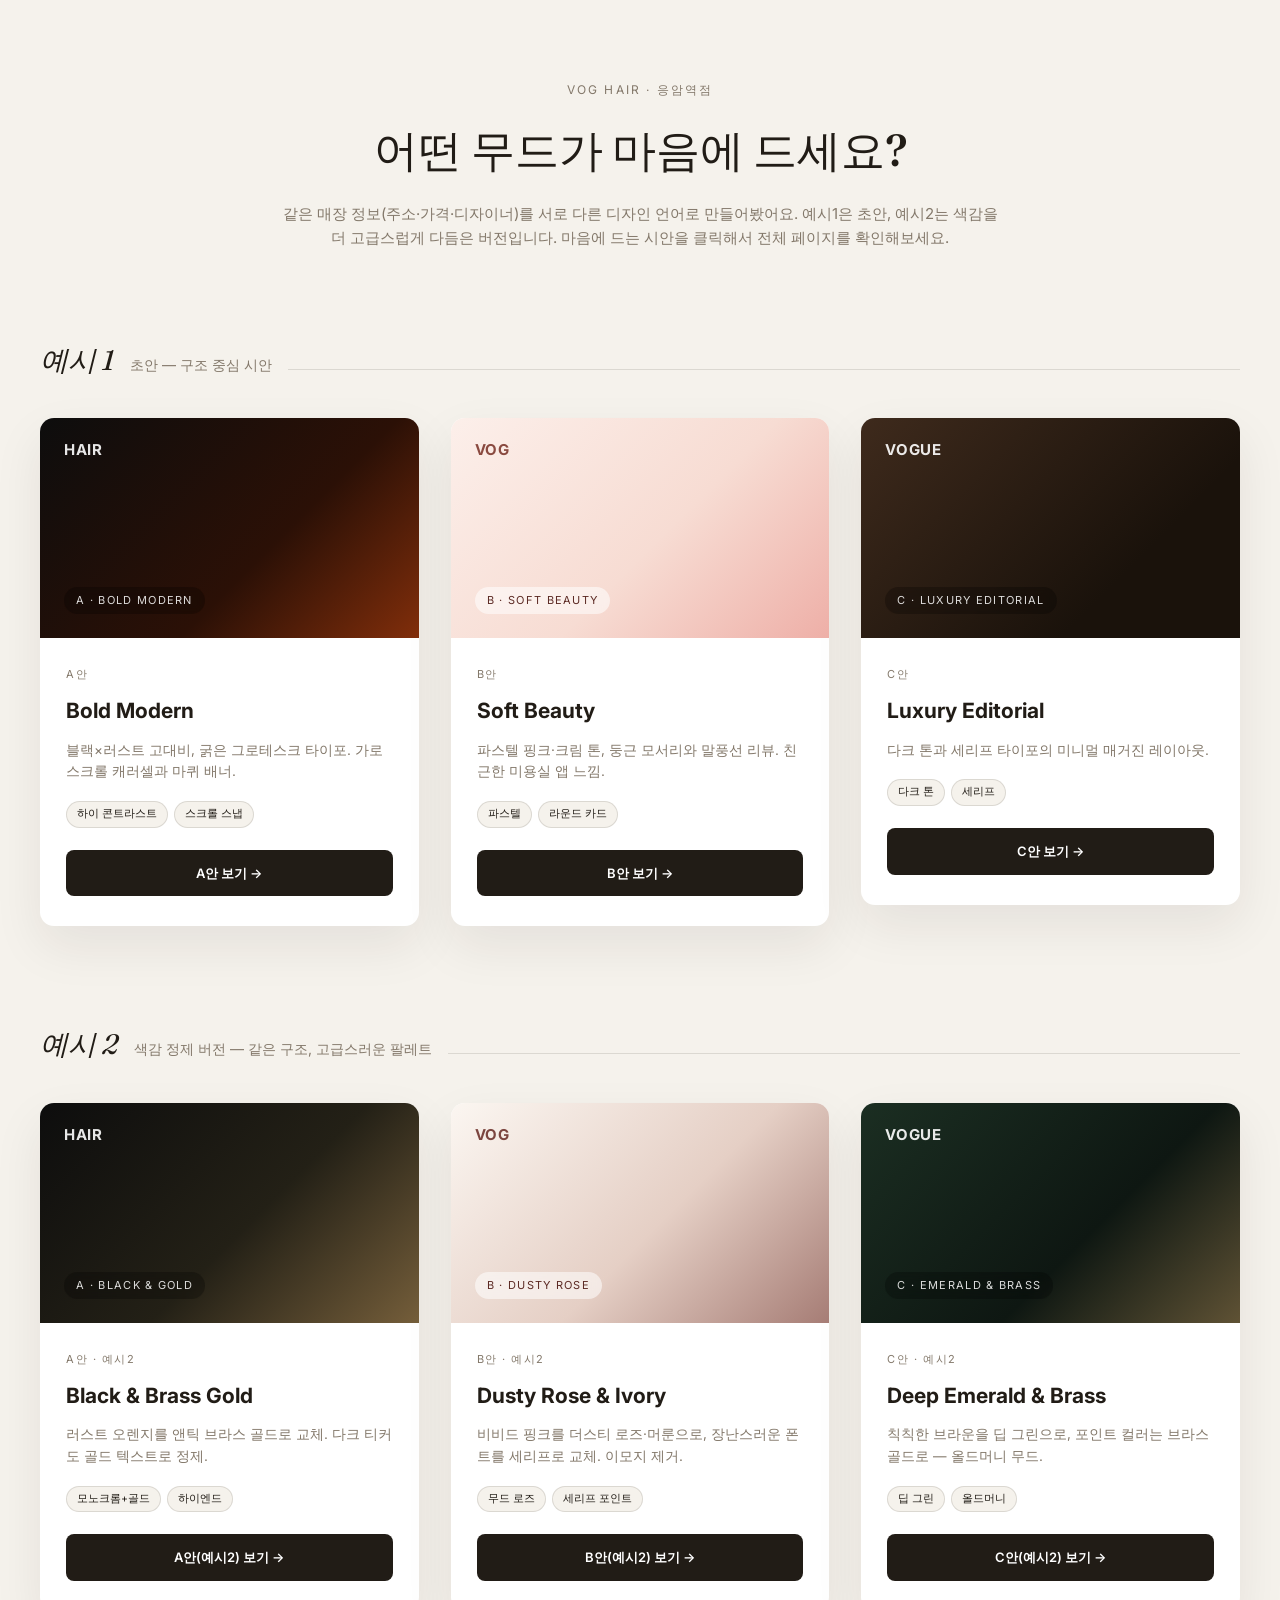
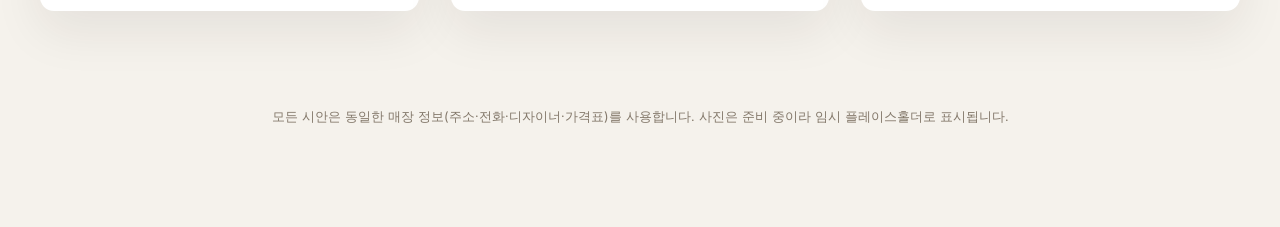
<file: compare.html>
<!DOCTYPE html>
<html lang="ko">
<head>
<meta charset="UTF-8">
<meta name="viewport" content="width=device-width, initial-scale=1.0">
<title>보그헤어 응암역점 — 디자인 시안 비교</title>
<meta name="robots" content="noindex">
<link href="https://fonts.googleapis.com/css2?family=Space+Grotesk:wght@500;700&family=Fraunces:ital,wght@0,500;1,400&family=Inter:wght@400;500;600&display=swap" rel="stylesheet">
<style>
  :root{
    --bg:#F5F2EC; --ink:#211C16; --stone:#83786a; --line:rgba(33,28,22,.12);
  }
  *{box-sizing:border-box; margin:0; padding:0;}
  body{background:var(--bg); color:var(--ink); font-family:'Inter',-apple-system,sans-serif; line-height:1.6; padding:80px 24px 100px;}
  .wrap{max-width:1200px; margin:0 auto;}
  .head{text-align:center; max-width:720px; margin:0 auto 88px;}
  .head .kicker{font-size:12px; letter-spacing:.18em; text-transform:uppercase; color:var(--stone); margin-bottom:16px;}
  .head h1{font-family:'Fraunces',serif; font-weight:500; font-size:clamp(28px,4vw,44px); margin-bottom:16px;}
  .head p{color:var(--stone); font-size:15px;}
  .set-block{margin-bottom:96px;}
  .set-head{display:flex; align-items:baseline; gap:16px; margin-bottom:36px; flex-wrap:wrap;}
  .set-head .set-num{font-family:'Fraunces',serif; font-style:italic; font-size:28px; color:var(--ink);}
  .set-head .set-title{font-size:14px; color:var(--stone);}
  .set-head .rule{flex:1; height:1px; background:var(--line); min-width:40px;}
  .grid{display:grid; grid-template-columns:repeat(3,1fr); gap:32px;}
  @media(max-width:980px){ .grid{grid-template-columns:1fr; max-width:520px; margin:0 auto;} }
  .card{background:#fff; border-radius:14px; overflow:hidden; box-shadow:0 20px 50px rgba(33,28,22,.08); display:flex; flex-direction:column;}
  .swatch{height:220px; position:relative; display:flex; align-items:flex-end; padding:24px; overflow:hidden;}
  .swatch .tag{font-size:11px; letter-spacing:.12em; text-transform:uppercase; color:rgba(255,255,255,.85); background:rgba(0,0,0,.25); padding:5px 12px; border-radius:20px; backdrop-filter:blur(4px);}
  .swatch-word{position:absolute; top:20px; left:24px; font-weight:700; font-size:15px; color:rgba(255,255,255,.9); letter-spacing:.04em;}
  .body{padding:28px 26px 30px; flex:1; display:flex; flex-direction:column;}
  .body .label{font-size:11px; letter-spacing:.14em; text-transform:uppercase; color:var(--stone); margin-bottom:10px;}
  .body h2{font-size:21px; margin-bottom:12px;}
  .body p{font-size:13.5px; color:var(--stone); margin-bottom:18px; flex:1;}
  .taglist{display:flex; flex-wrap:wrap; gap:6px; margin-bottom:22px;}
  .taglist span{font-size:10.5px; color:var(--ink); background:var(--bg); border:1px solid var(--line); padding:4px 10px; border-radius:14px;}
  .btn{display:inline-flex; align-items:center; justify-content:center; gap:8px; background:var(--ink); color:#fff; padding:13px 0; border-radius:8px; font-weight:600; font-size:13px; transition:opacity .3s ease;}
  .btn:hover{opacity:.82;}
  a{text-decoration:none; color:inherit;}

  /* 예시1 swatches */
  .swatch.a1{background:linear-gradient(135deg,#0D0D0D 0%,#2b1006 60%,#C1440E 130%);}
  .swatch.b1{background:linear-gradient(135deg,#FCEFEA 0%,#F7DCD3 55%,#E8918A 130%);}
  .swatch.b1 .tag{color:#5c2a24; background:rgba(255,255,255,.55);}
  .swatch.b1 .swatch-word{color:#8a4a40;}
  .swatch.c1{background:linear-gradient(135deg,#3E2A1C 0%,#1a120b 70%);}

  /* 예시2 swatches — refined palettes */
  .swatch.a2{background:linear-gradient(135deg,#0D0D0D 0%,#232016 55%,#AB8752 130%);}
  .swatch.b2{background:linear-gradient(135deg,#FBF6F1 0%,#E5CFC5 55%,#7C4640 130%);}
  .swatch.b2 .tag{color:#5c2a24; background:rgba(255,255,255,.55);}
  .swatch.b2 .swatch-word{color:#7C4640;}
  .swatch.c2{background:linear-gradient(135deg,#1B2E22 0%,#0e1712 60%,#B08D57 140%);}

  .foot-note{text-align:center; margin-top:24px; font-size:12.5px; color:var(--stone);}
</style>
</head>
<body>
<div class="wrap">
  <div class="head">
    <p class="kicker">VOG HAIR · 응암역점</p>
    <h1>어떤 무드가 마음에 드세요?</h1>
    <p>같은 매장 정보(주소·가격·디자이너)를 서로 다른 디자인 언어로 만들어봤어요. 예시1은 초안, 예시2는 색감을 더 고급스럽게 다듬은 버전입니다. 마음에 드는 시안을 클릭해서 전체 페이지를 확인해보세요.</p>
  </div>

  <div class="set-block">
    <div class="set-head"><span class="set-num">예시 1</span><span class="set-title">초안 — 구조 중심 시안</span><span class="rule"></span></div>
    <div class="grid">
      <a href="version-a-bold/index.html">
        <div class="card">
          <div class="swatch a1"><span class="swatch-word">HAIR</span><span class="tag">A · Bold Modern</span></div>
          <div class="body">
            <p class="label">A안</p>
            <h2>Bold Modern</h2>
            <p>블랙×러스트 고대비, 굵은 그로테스크 타이포. 가로 스크롤 캐러셀과 마퀴 배너.</p>
            <div class="taglist"><span>하이 콘트라스트</span><span>스크롤 스냅</span></div>
            <span class="btn">A안 보기 →</span>
          </div>
        </div>
      </a>
      <a href="version-b-soft/index.html">
        <div class="card">
          <div class="swatch b1"><span class="swatch-word">VOG</span><span class="tag">B · Soft Beauty</span></div>
          <div class="body">
            <p class="label">B안</p>
            <h2>Soft Beauty</h2>
            <p>파스텔 핑크·크림 톤, 둥근 모서리와 말풍선 리뷰. 친근한 미용실 앱 느낌.</p>
            <div class="taglist"><span>파스텔</span><span>라운드 카드</span></div>
            <span class="btn">B안 보기 →</span>
          </div>
        </div>
      </a>
      <a href="version-c-luxury/index.html">
        <div class="card">
          <div class="swatch c1"><span class="swatch-word">VOGUE</span><span class="tag">C · Luxury Editorial</span></div>
          <div class="body">
            <p class="label">C안</p>
            <h2>Luxury Editorial</h2>
            <p>다크 톤과 세리프 타이포의 미니멀 매거진 레이아웃.</p>
            <div class="taglist"><span>다크 톤</span><span>세리프</span></div>
            <span class="btn">C안 보기 →</span>
          </div>
        </div>
      </a>
    </div>
  </div>

  <div class="set-block">
    <div class="set-head"><span class="set-num">예시 2</span><span class="set-title">색감 정제 버전 — 같은 구조, 고급스러운 팔레트</span><span class="rule"></span></div>
    <div class="grid">
      <a href="v2-a-gold/index.html">
        <div class="card">
          <div class="swatch a2"><span class="swatch-word">HAIR</span><span class="tag">A · Black &amp; Gold</span></div>
          <div class="body">
            <p class="label">A안 · 예시2</p>
            <h2>Black &amp; Brass Gold</h2>
            <p>러스트 오렌지를 앤틱 브라스 골드로 교체. 다크 티커도 골드 텍스트로 정제.</p>
            <div class="taglist"><span>모노크롬+골드</span><span>하이엔드</span></div>
            <span class="btn">A안(예시2) 보기 →</span>
          </div>
        </div>
      </a>
      <a href="v2-b-rose/index.html">
        <div class="card">
          <div class="swatch b2"><span class="swatch-word">VOG</span><span class="tag">B · Dusty Rose</span></div>
          <div class="body">
            <p class="label">B안 · 예시2</p>
            <h2>Dusty Rose &amp; Ivory</h2>
            <p>비비드 핑크를 더스티 로즈·머룬으로, 장난스러운 폰트를 세리프로 교체. 이모지 제거.</p>
            <div class="taglist"><span>무드 로즈</span><span>세리프 포인트</span></div>
            <span class="btn">B안(예시2) 보기 →</span>
          </div>
        </div>
      </a>
      <a href="v2-c-emerald/index.html">
        <div class="card">
          <div class="swatch c2"><span class="swatch-word">VOGUE</span><span class="tag">C · Emerald &amp; Brass</span></div>
          <div class="body">
            <p class="label">C안 · 예시2</p>
            <h2>Deep Emerald &amp; Brass</h2>
            <p>칙칙한 브라운을 딥 그린으로, 포인트 컬러는 브라스 골드로 — 올드머니 무드.</p>
            <div class="taglist"><span>딥 그린</span><span>올드머니</span></div>
            <span class="btn">C안(예시2) 보기 →</span>
          </div>
        </div>
      </a>
    </div>
  </div>

  <p class="foot-note">모든 시안은 동일한 매장 정보(주소·전화·디자이너·가격표)를 사용합니다. 사진은 준비 중이라 임시 플레이스홀더로 표시됩니다.</p>
</div>
</body>
</html>
</file>
